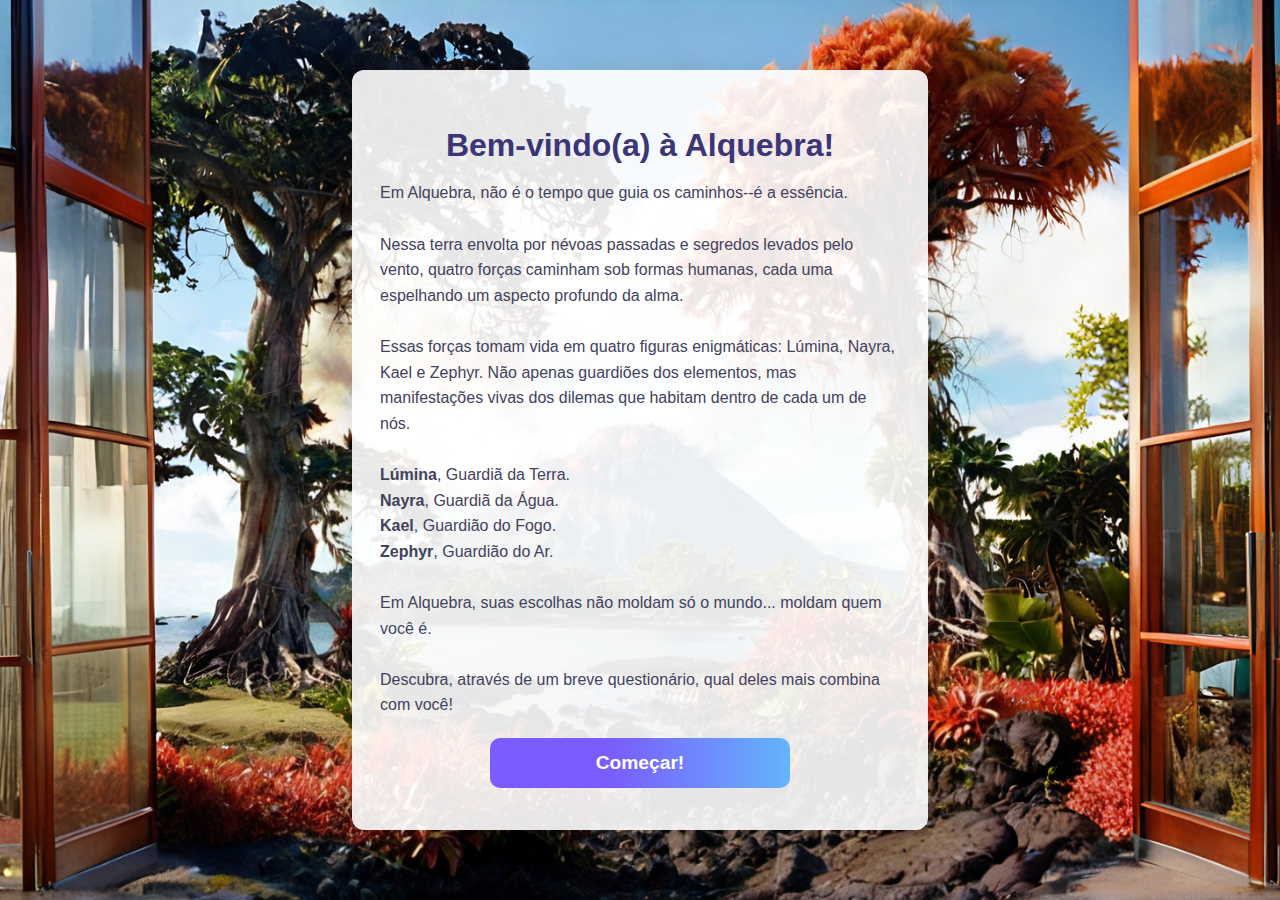
<file: index.html>
<!DOCTYPE html>
<html lang="pt-br">
<head>
  <meta charset="UTF-8" />
  <meta name="viewport" content="width=device-width, initial-scale=1" />
  <title>Quiz: Quem é você em Alquebra?</title>
  <link rel="stylesheet" href="style.css" />
</head>
<body>
  <div class="container" id="app">
    <!-- Conteúdo será preenchido via JS -->
  </div>
  <script src="script.js"></script>
</body>
</html>
</file>
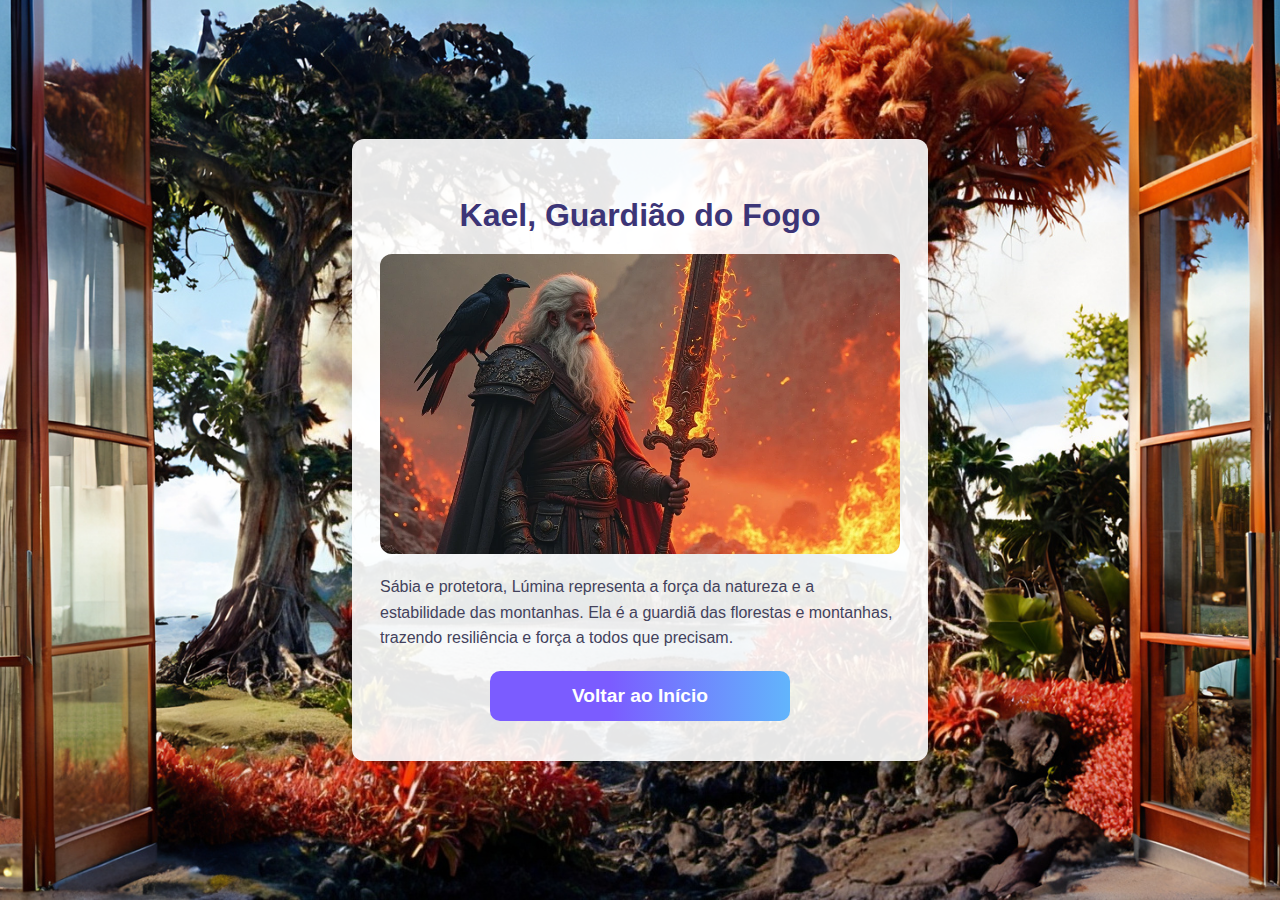
<file: ka.html>
<!DOCTYPE html>
<html lang="pt-br">
<head>
  <meta charset="UTF-8" />
  <meta name="viewport" content="width=device-width, initial-scale=1" />
  <title>Kael, Guardião do Fogo</title>
  <link rel="stylesheet" href="../style.css" />
</head>
<body>
  <div class="container personagem-container">
    <h1>Kael, Guardião do Fogo</h1>
    <img src="../assets/fogo.png" alt="Lúmina" class="personagem-img" />
    <p>
      Sábia e protetora, Lúmina representa a força da natureza e a estabilidade das montanhas.
      Ela é a guardiã das florestas e montanhas, trazendo resiliência e força a todos que precisam.
    </p>
    <a href="../index.html" class="restart-btn">Voltar ao Início</a>
  </div>
</body>
</html>
</file>
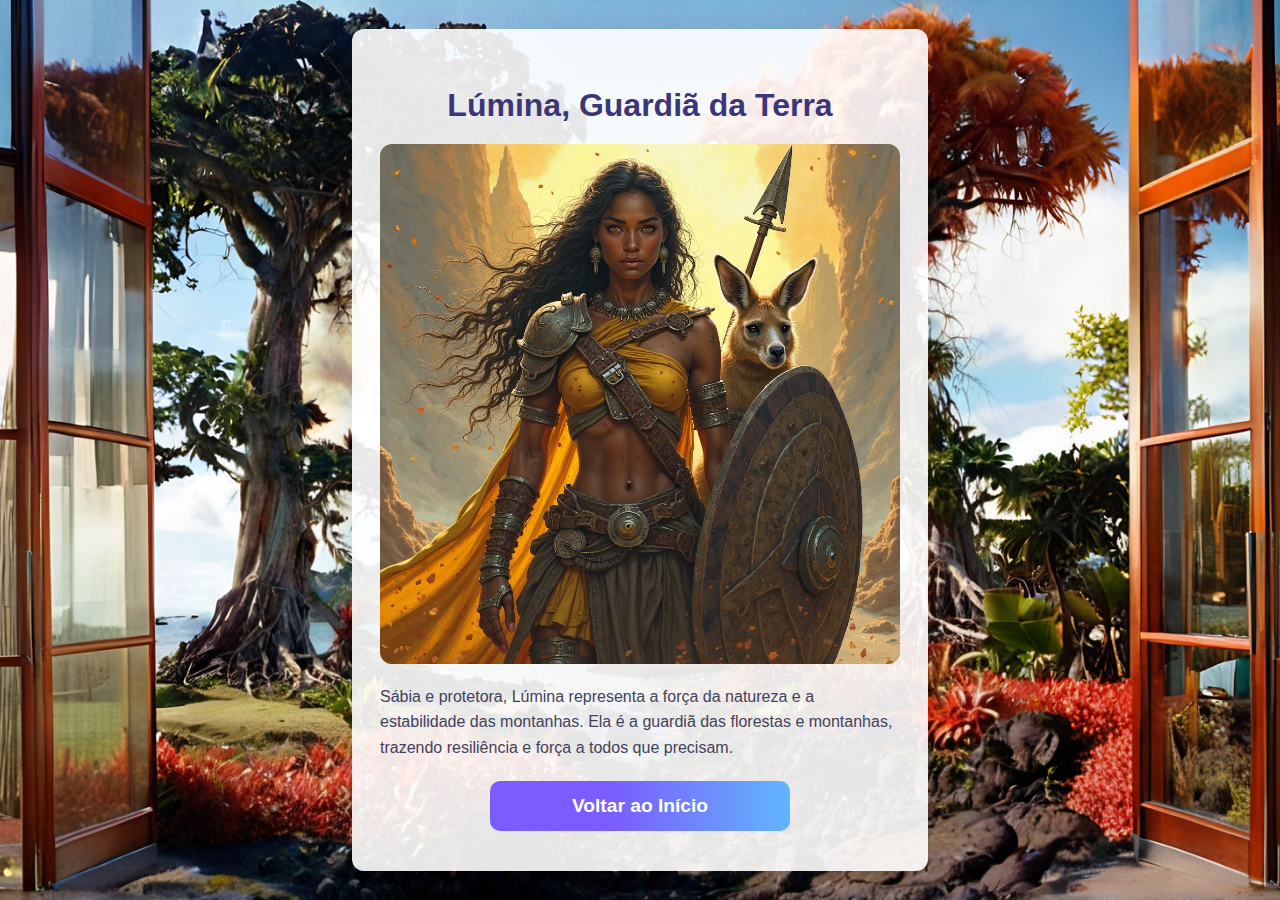
<file: lu.html>
<!DOCTYPE html>
<html lang="pt-br">
<head>
  <meta charset="UTF-8" />
  <meta name="viewport" content="width=device-width, initial-scale=1" />
  <title>Lúmina, Guardiã da Terra</title>
  <link rel="stylesheet" href="../style.css" />
</head>
<body>
  <div class="container personagem-container">
    <h1>Lúmina, Guardiã da Terra</h1>
    <img src="../assets/terra.png" alt="Lúmina" class="personagem-img" />
    <p>
      Sábia e protetora, Lúmina representa a força da natureza e a estabilidade das montanhas.
      Ela é a guardiã das florestas e montanhas, trazendo resiliência e força a todos que precisam.
    </p>
    <a href="../index.html" class="restart-btn">Voltar ao Início</a>
  </div>
</body>
</html>
</file>
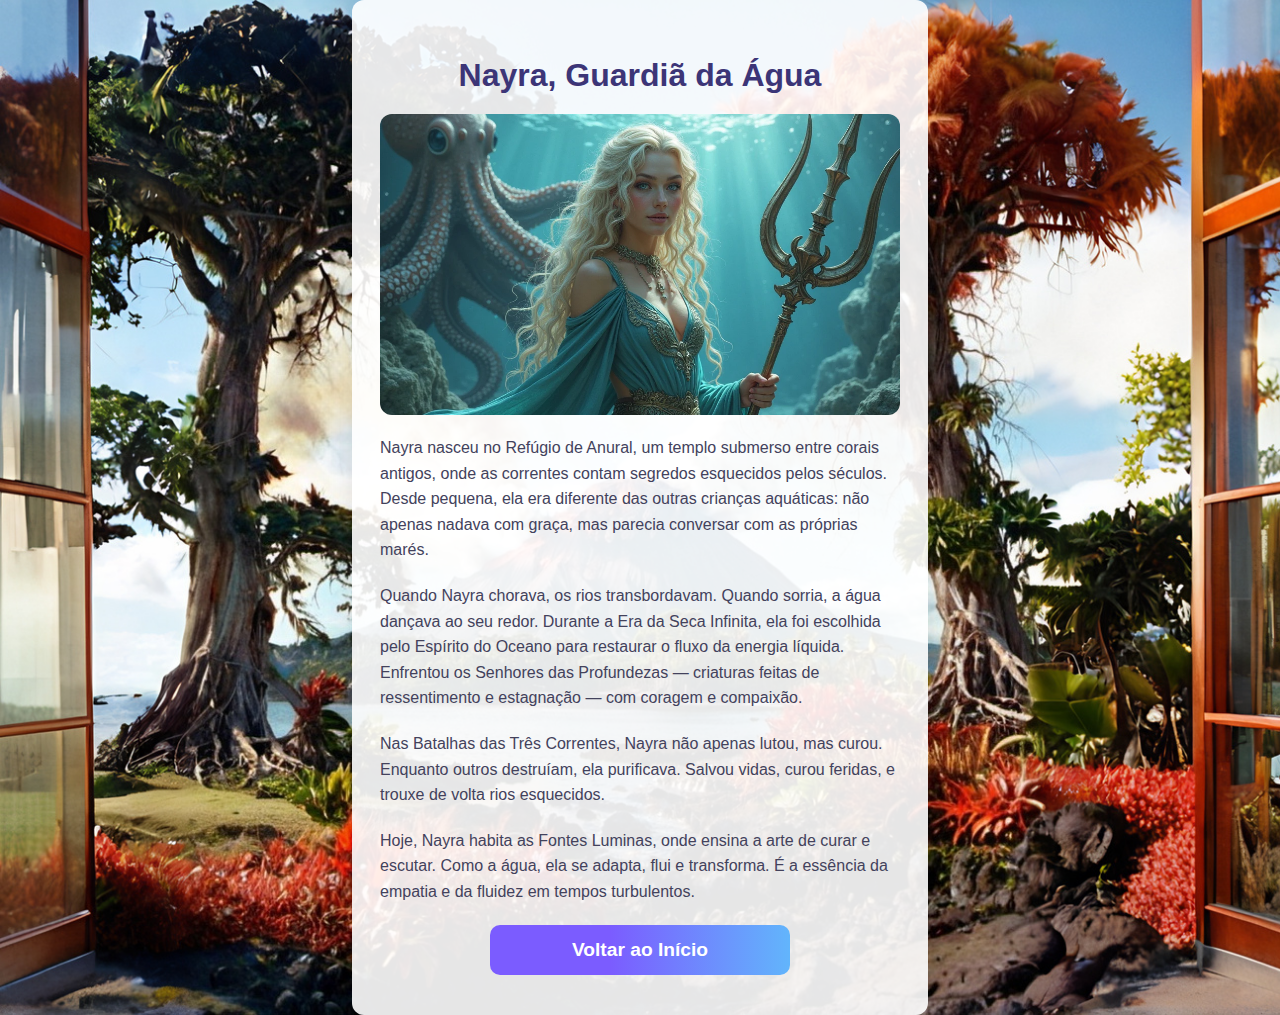
<file: nay.html>
<!DOCTYPE html>
<html lang="pt-br">
<head>
  <meta charset="UTF-8" />
  <meta name="viewport" content="width=device-width, initial-scale=1" />
  <title>Nayra, Guardiã da Água</title>
  <link rel="stylesheet" href="../style.css" />
</head>
<body>
  <div class="container personagem-container">
    <h1>Nayra, Guardiã da Água</h1>
    <img src="../assets/agua.png" alt="Nayra" class="personagem-img" />

    <p>Nayra nasceu no Refúgio de Anural, um templo submerso entre corais antigos, onde as correntes contam segredos esquecidos pelos séculos. Desde pequena, ela era diferente das outras crianças aquáticas: não apenas nadava com graça, mas parecia conversar com as próprias marés.</p>

    <p>Quando Nayra chorava, os rios transbordavam. Quando sorria, a água dançava ao seu redor. Durante a Era da Seca Infinita, ela foi escolhida pelo Espírito do Oceano para restaurar o fluxo da energia líquida. Enfrentou os Senhores das Profundezas — criaturas feitas de ressentimento e estagnação — com coragem e compaixão.</p>

    <p>Nas Batalhas das Três Correntes, Nayra não apenas lutou, mas curou. Enquanto outros destruíam, ela purificava. Salvou vidas, curou feridas, e trouxe de volta rios esquecidos.</p>

    <p>Hoje, Nayra habita as Fontes Luminas, onde ensina a arte de curar e escutar. Como a água, ela se adapta, flui e transforma. É a essência da empatia e da fluidez em tempos turbulentos.</p>

    <a href="../index.html" class="restart-btn">Voltar ao Início</a>
  </div>
</body>
</html>
</file>
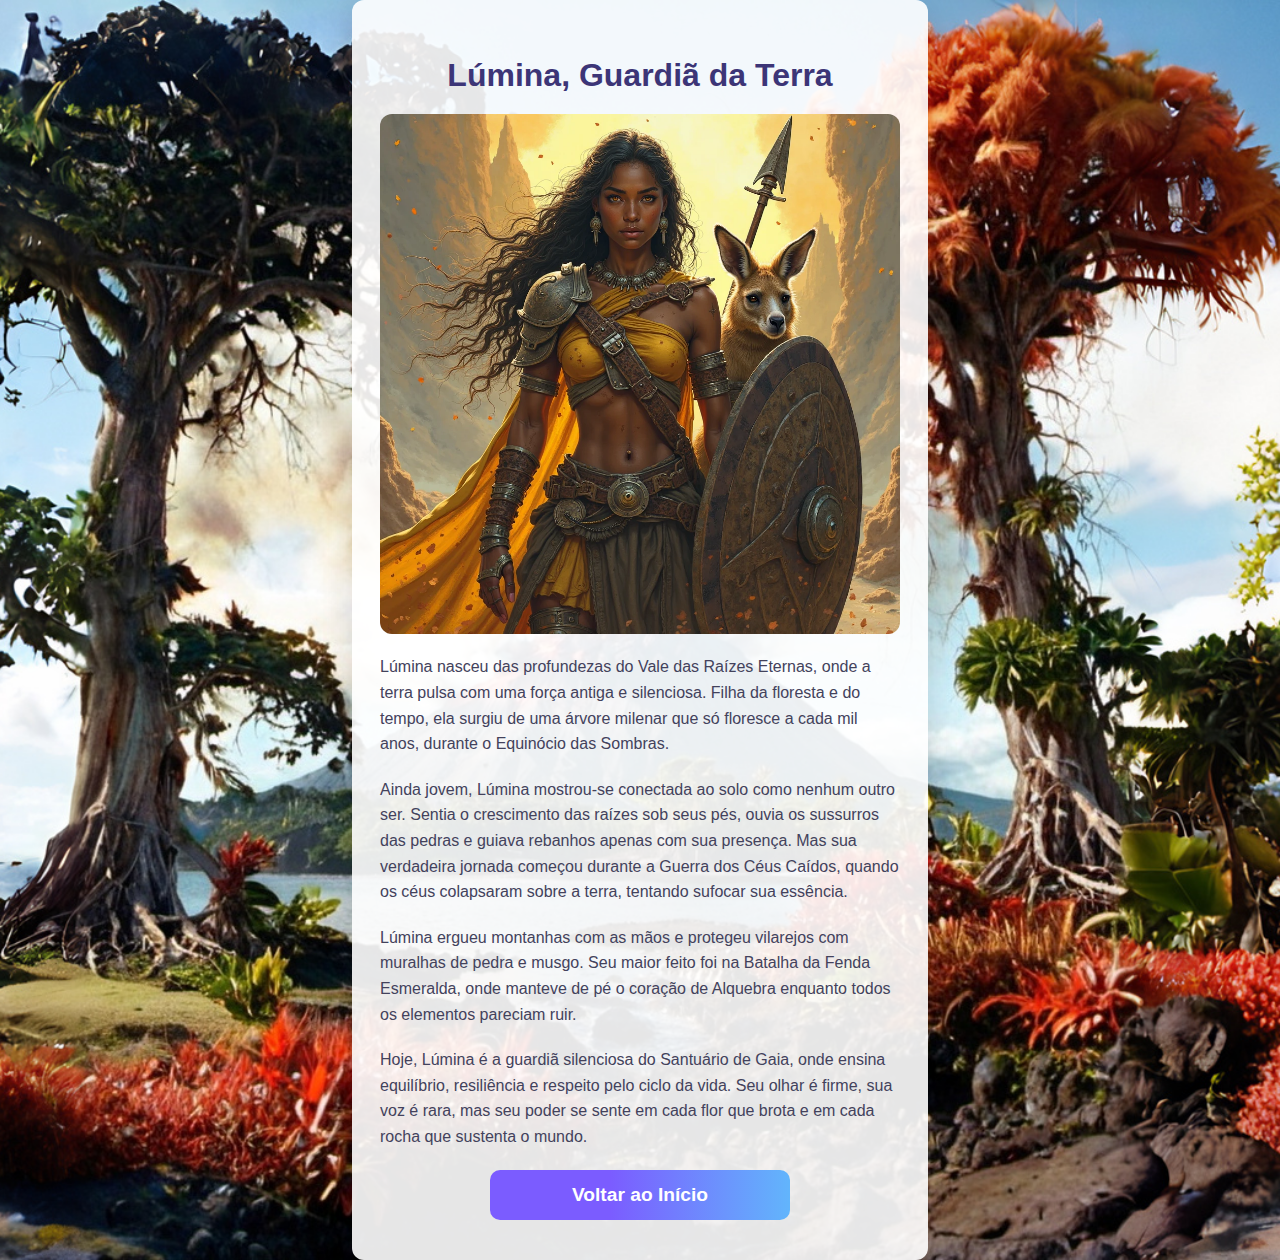
<file: personagens/lu.html>
<!DOCTYPE html>
<html lang="pt-br">
<head>
  <meta charset="UTF-8" />
  <meta name="viewport" content="width=device-width, initial-scale=1" />
  <title>Lúmina, Guardiã da Terra</title>
  <link rel="stylesheet" href="../style.css" />
</head>
<body>
  <div class="container personagem-container">
    <h1>Lúmina, Guardiã da Terra</h1>
    <img src="../assets/terra.png" alt="Lúmina" class="personagem-img" />

    <p>Lúmina nasceu das profundezas do Vale das Raízes Eternas, onde a terra pulsa com uma força antiga e silenciosa. Filha da floresta e do tempo, ela surgiu de uma árvore milenar que só floresce a cada mil anos, durante o Equinócio das Sombras.</p>

    <p>Ainda jovem, Lúmina mostrou-se conectada ao solo como nenhum outro ser. Sentia o crescimento das raízes sob seus pés, ouvia os sussurros das pedras e guiava rebanhos apenas com sua presença. Mas sua verdadeira jornada começou durante a Guerra dos Céus Caídos, quando os céus colapsaram sobre a terra, tentando sufocar sua essência.</p>

    <p>Lúmina ergueu montanhas com as mãos e protegeu vilarejos com muralhas de pedra e musgo. Seu maior feito foi na Batalha da Fenda Esmeralda, onde manteve de pé o coração de Alquebra enquanto todos os elementos pareciam ruir.</p>

    <p>Hoje, Lúmina é a guardiã silenciosa do Santuário de Gaia, onde ensina equilíbrio, resiliência e respeito pelo ciclo da vida. Seu olhar é firme, sua voz é rara, mas seu poder se sente em cada flor que brota e em cada rocha que sustenta o mundo.</p>

    <a href="../index.html" class="restart-btn">Voltar ao Início</a>
  </div>
</body>
</html>
</file>
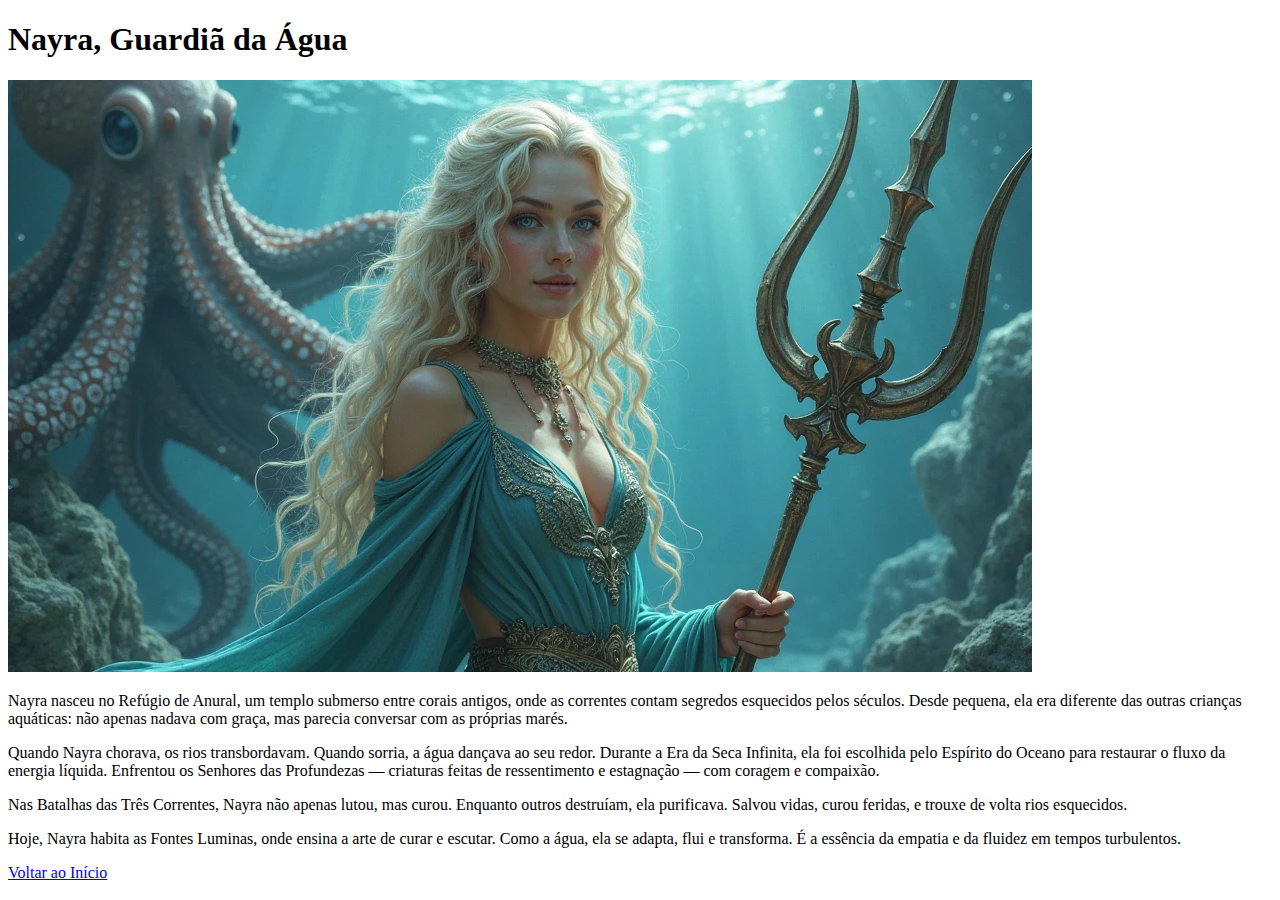
<file: personagens/nay.html>
<!DOCTYPE html>
<html lang="pt-br">
<head>
  <meta charset="UTF-8" />
  <meta name="viewport" content="width=device-width, initial-scale=1" />
  <title>Nayra, Guardiã da Água</title>
  <link rel="stylesheet" href="../css/style.css" />
</head>
<body>
  <div class="container personagem-container">
    <h1>Nayra, Guardiã da Água</h1>
    <img src="../assets/agua.png" alt="Nayra" class="personagem-img" />

    <p>Nayra nasceu no Refúgio de Anural, um templo submerso entre corais antigos, onde as correntes contam segredos esquecidos pelos séculos. Desde pequena, ela era diferente das outras crianças aquáticas: não apenas nadava com graça, mas parecia conversar com as próprias marés.</p>

    <p>Quando Nayra chorava, os rios transbordavam. Quando sorria, a água dançava ao seu redor. Durante a Era da Seca Infinita, ela foi escolhida pelo Espírito do Oceano para restaurar o fluxo da energia líquida. Enfrentou os Senhores das Profundezas — criaturas feitas de ressentimento e estagnação — com coragem e compaixão.</p>

    <p>Nas Batalhas das Três Correntes, Nayra não apenas lutou, mas curou. Enquanto outros destruíam, ela purificava. Salvou vidas, curou feridas, e trouxe de volta rios esquecidos.</p>

    <p>Hoje, Nayra habita as Fontes Luminas, onde ensina a arte de curar e escutar. Como a água, ela se adapta, flui e transforma. É a essência da empatia e da fluidez em tempos turbulentos.</p>

    <a href="../index.html" class="restart-btn">Voltar ao Início</a>
  </div>
</body>
</html>
</file>
<file: style.css>
/* Estilos gerais */
body {
  background-image: url('./assets/background.jpg'); /* Caminho da imagem de fundo */
  background-size: cover; /* Faz a imagem cobrir toda a tela */
  background-position: center; /* Centraliza a imagem */
  background-repeat: no-repeat; /* Evita que a imagem se repita */
  font-family: 'Segoe UI', Arial, sans-serif;
  margin: 0;
  padding: 0;
  display: flex;
  justify-content: center;
  align-items: center;
  min-height: 100vh; /* Garante centralização vertical */
}

.container {
  max-width: 520px; /* Largura máxima */
  margin: 0 auto;
  background: rgba(255, 255, 255, 0.9); /* Fundo branco com transparência */
  border-radius: 12px;
  box-shadow: 0 4px 32px #0002;
  padding: 36px 28px 28px 28px; /* Espaçamento interno */
}

h1,
h2,
h3 {
  text-align: center;
  color: #3c3577;
  margin-bottom: 16px;
}

p {
  color: #43425c;
  line-height: 1.6; /* Espaçamento entre linhas */
  margin-bottom: 20px;
}

/* Estilo base para todos os botões */
button,
a.start-btn,
a.option-btn,
a.restart-btn,
a.saiba-mais-btn {
  display: block; /* Garante que ocupem a largura definida */
  width: 100%; /* Todos os botões terão a mesma largura */
  max-width: 300px; /* Define um limite máximo para o tamanho */
  margin: 14px auto; /* Centraliza horizontalmente */
  padding: 14px 0; /* Ajusta a altura do botão */
  background: linear-gradient(90deg, #7b5cff 40%, #62b5fc 100%);
  color: #fff;
  font-size: 1.2em; /* Tamanho do texto consistente */
  font-weight: bold;
  text-align: center; /* Centraliza o texto dentro do botão */
  text-decoration: none; /* Remove sublinhado dos links */
  border: none;
  border-radius: 10px; /* Bordas arredondadas */
  cursor: pointer;
  transition: background 0.2s, transform 0.2s;
}

/* Efeito hover para todos os botões */
button:hover,
a.start-btn:hover,
a.option-btn:hover,
a.restart-btn:hover,
a.saiba-mais-btn:hover {
  background: linear-gradient(90deg, #62b5fc 10%, #7b5cff 90%);
  transform: scale(1.05); /* Efeito de aumento ao passar o mouse */
}

/* Ajuste para botões de respostas */
.option-btn {
  font-size: 1.2em; /* Mesma fonte dos outros botões */
}

/* Centralizar o contêiner de botões nas páginas de personagens */
.personagem-container a {
  display: block;
  margin: 12px auto;
  text-align: center;
}

/* Progresso */
.progress {
  text-align: right;
  font-size: 1em;
  color: #7b5cff;
  margin-bottom: 12px;
  font-weight: bold;
}

/* Pergunta */
.question {
  margin-bottom: 20px; /* Espaçamento inferior */
  font-size: 1.25em; /* Texto maior */
  color: #352f55;
}

/* Imagem menor no resultado */
.character-img {
  width: 200px;
  height: 200px;
  object-fit: cover; /* Garante que a imagem preencha o espaço corretamente */
  border-radius: 50%; /* Deixa a imagem em formato circular */
  margin: 0 auto; /* Centraliza a imagem */
  display: block;
}

/* Imagem maior na página do personagem */
.personagem-img {
  width: 100%; /* Adapta ao tamanho do contêiner */
  max-width: 600px;
  height: auto; /* Mantém a proporção da imagem */
  border-radius: 12px; /* Cantos levemente arredondados */
  margin: 20px auto; /* Espaçamento ao redor da imagem */
  display: block; /* Centraliza a imagem */
}

/* Pontuação do resultado */
.result-score {
  text-align: center;
  font-size: 1.3em;
  color: #7b5cff;
}

/* Responsividade para telas menores */
@media (max-width: 540px) {
  .container {
    margin: 12px 4px;
    padding: 16px 5vw 14px 5vw; /* Mais espaçamento interno em telas pequenas */
  }
  h1 {
    font-size: 1.3em;
  }
  h2 {
    font-size: 1.2em;
  }
  .character-img {
    font-size: 3em;
  }
}
</file>
<file: css/style.css>

</file>
